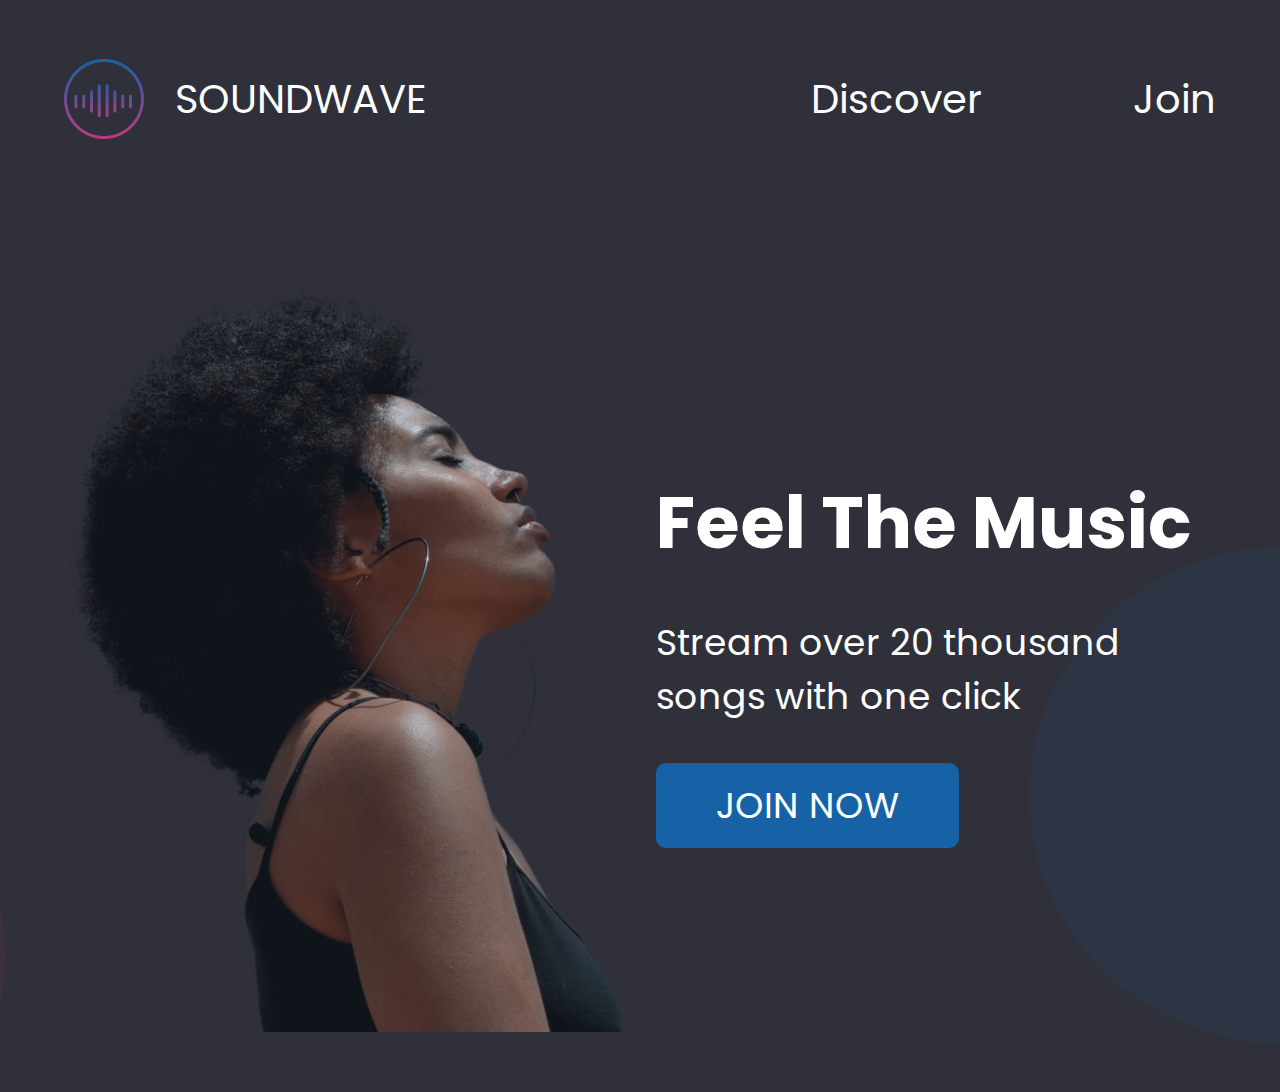
<file: index.html>
<!DOCTYPE html>
<html lang="en">
  <head>
    <meta charset="UTF-8" />
    <meta name="viewport" content="width=device-width, initial-scale=1.0" />
    <link rel="shortcut icon" href="assets/Logo.png" type="image/x-icon">
    <title>SOUNDWAVE</title>
    <link rel="stylesheet" href="index.css" />
    <link
      rel="stylesheet"
      href="https://cdnjs.cloudflare.com/ajax/libs/font-awesome/6.5.2/css/all.min.css"
      integrity="sha512-SnH5WK+bZxgPHs44uWIX+LLJAJ9/2PkPKZ5QiAj6Ta86w+fsb2TkcmfRyVX3pBnMFcV7oQPJkl9QevSCWr3W6A=="
      crossorigin="anonymous"
      referrerpolicy="no-referrer"
    />
  </head>
  <body>
    <div class="bg">
      <header id="sidebar" >
        <ul>
          <li onclick="hideNav()"><i class="fa-solid fa-xmark"></i></li>
          <li><a href="discover.html">Discover</a></li>
          <li><a href="joinform.html">Join</a></li>
        </ul>
      </header>
    <nav>
        <div class="container navbar">
      <a class="logosound" href="/"
        ><img src="assets/Logo.png" alt="logo" /><span>SOUNDWAVE</span></a
      >
      <ul class="navLinks">
        <li><a href="discover.html">Discover</a></li>
        <li><a href="joinform.html">Join</a></li>
      </ul>
      <div  class="menu" onclick="showNav()"><i class="fa-solid fa-bars" ></i></div>
    </div>
    </nav>
    <section>
      <div class="container hero">
      <img src="assets/girl.png" alt="girl">
      <div class="feel_join"><h1>Feel The Music</h1>
      <p>Stream over 20 thousand songs with one click</p>
      <button class="join_now">JOIN NOW</button>
      </div>
      </div>
    </section>
  </div>
  <script src="index.js"></script>
  </body>
</html>
<!-- https://tslam223.github.io/soundwave/ -->
</file>
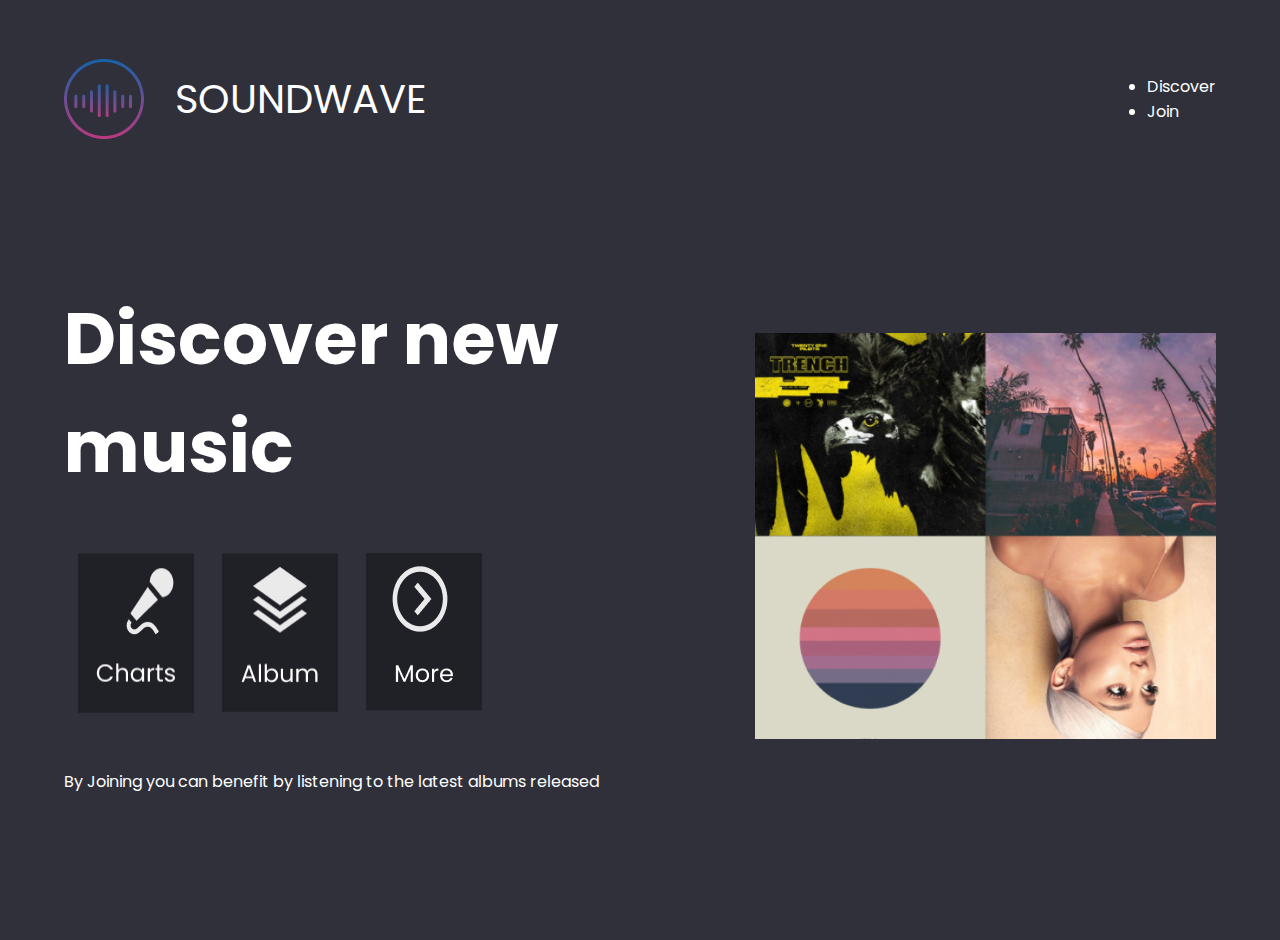
<file: discover.html>
<!DOCTYPE html>
<html lang="en">
<head>
    <meta charset="UTF-8">
    <meta name="viewport" content="width=device-width, initial-scale=1.0">
    <title>SOUNDWAVE</title>
    <link rel="stylesheet" href="index.css">
    <link
      rel="stylesheet"
      href="https://cdnjs.cloudflare.com/ajax/libs/font-awesome/6.5.2/css/all.min.css"
      integrity="sha512-SnH5WK+bZxgPHs44uWIX+LLJAJ9/2PkPKZ5QiAj6Ta86w+fsb2TkcmfRyVX3pBnMFcV7oQPJkl9QevSCWr3W6A=="
      crossorigin="anonymous"
      referrerpolicy="no-referrer"
    />
</head>
<body>
    <div class="bgdiscover">
    <nav>
        <div class="container navbar">
      <a class="logosound" href="/"
        ><img src="assets/Logo.png" alt="logo" /><span>SOUNDWAVE</span></a
      >
      <ul>
        <li><a href="discover.html">Discover</a></li>
        <li><a href="#">Join</a></li>
      </ul>
      <div class="menu"><i class="fa-solid fa-bars"></i></div>
    </div>
    </nav>
    <section>
        <div class="container s_discover">
        <div>
        <h1>Discover new music</h1>
        <div class="image_cam">
            <img src="assets/charts.png" alt="charts">
            <img src="assets/album.png" alt="album">
            <img src="assets/more.png" alt="more">
        </div>
        <p>By Joining you can benefit by listening to the latest albums released</p>
        </div>
        <div>
            <img src="assets/trench.png" alt="trench" width="100%">
        </div>
    </div>
    </section>
</div>
</body>
</html>
</file>
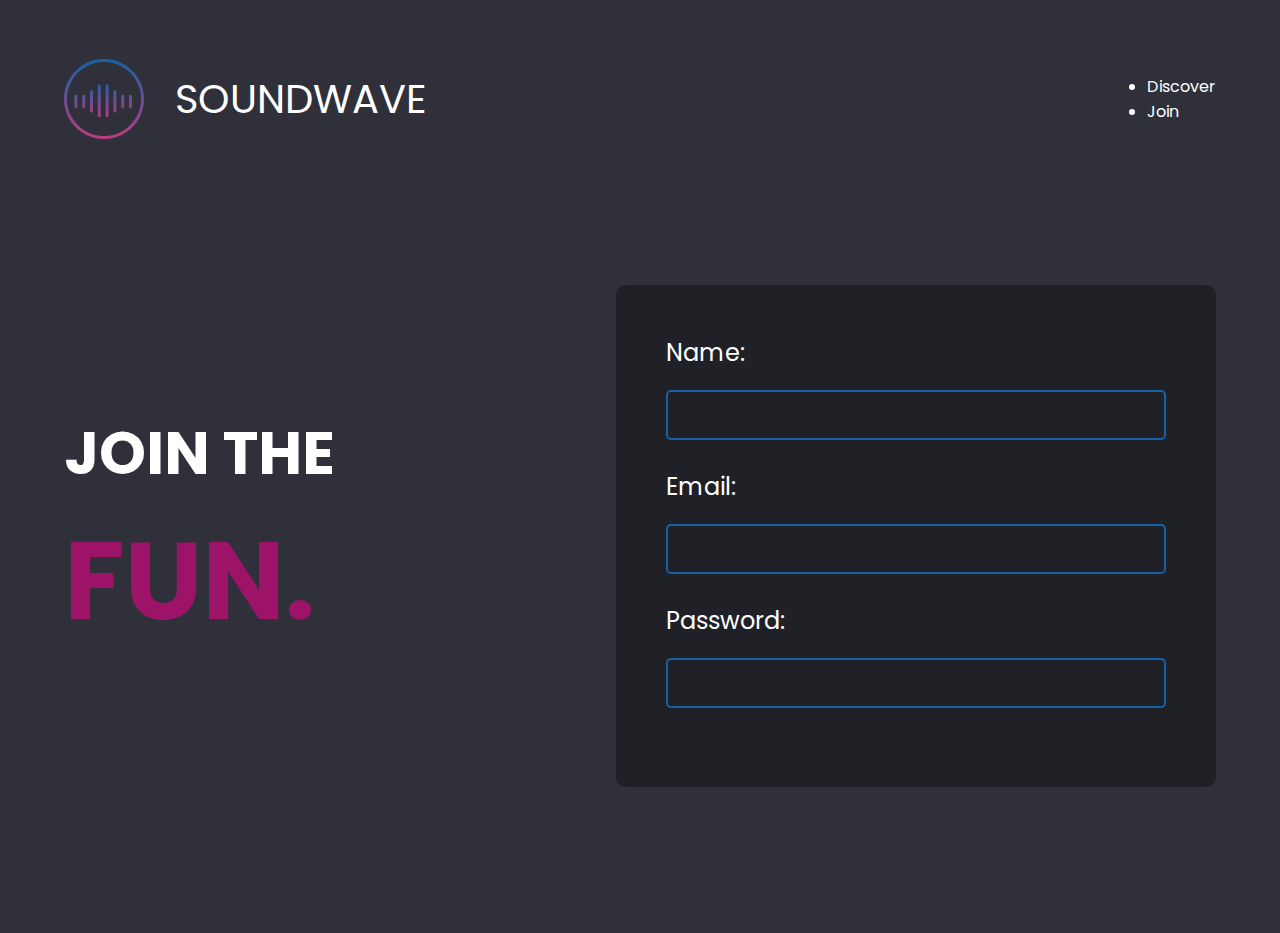
<file: joinform.html>
<!DOCTYPE html>
<html lang="en">
<head>
    <meta charset="UTF-8">
    <meta name="viewport" content="width=device-width, initial-scale=1.0">
    <title>SOUNDWAVE</title>
    <link rel="shortcut icon" href="assets/Logo.png" type="image/x-icon">
    <link rel="stylesheet" href="index.css">
    <link
      rel="stylesheet"
      href="https://cdnjs.cloudflare.com/ajax/libs/font-awesome/6.5.2/css/all.min.css"
      integrity="sha512-SnH5WK+bZxgPHs44uWIX+LLJAJ9/2PkPKZ5QiAj6Ta86w+fsb2TkcmfRyVX3pBnMFcV7oQPJkl9QevSCWr3W6A=="
      crossorigin="anonymous"
      referrerpolicy="no-referrer"
    />
</head>
<body>
    <div class="joinForm">
    <nav>
        <div class="container navbar">
      <a class="logosound" href="/"
        ><img src="assets/Logo.png" alt="logo" /><span>SOUNDWAVE</span></a
      >
      <ul>
        <li><a href="discover.html">Discover</a></li>
        <li><a href="joinform.html">Join</a></li>
      </ul>
      <div class="menu"><i class="fa-solid fa-bars"></i></div>
    </div>
    </nav>
    <section>
        <div class="container joinInput"> 
            <h1 class="joinThe">JOIN THE <span>FUN.</span></h1>
            <form action="" class="form">
                <label for="name">Name:</label><br>
                    <input type="text" id="name" name="name"><br>
                <label for="email">Email:</label><br>
                    <input type="email" id="email" name="email"><br>
                <label for="password">Password:</label><br>
                    <input type="password" id="password" name="password">
            </form>
        </div>
    </section>
</div>
</body>
</html>
</file>
<file: index.css>
@import url('https://fonts.googleapis.com/css2?family=Poppins:ital,wght@0,100;0,200;0,300;0,400;0,500;0,600;0,700;0,800;0,900;1,100;1,200;1,300;1,400;1,500;1,600;1,700;1,800;1,900&display=swap');

*{
    margin: 0;
    padding: 0;
    box-sizing: border-box;
    text-decoration: none;
    font-family: "Poppins", sans-serif;
    color: #fff;
}
.container {
    width: 90%;
    margin: auto;
  }
  @media (min-width: 640px) {
    .container {
      max-width: 640px;
    }
  }
  @media (min-width: 768px) {
    .container {
      max-width: 768px;
    }
  }
  @media (min-width: 1024px) {
    .container {
      max-width: 1024px;
    }
  }
  @media (min-width: 1280px) {
    .container {
      max-width: 1280px;
    }
  }
  @media (min-width: 1536px) {
    .container {
      max-width: 1536px;
    }
  }
  /* .bg{
    background: url('assets/bgsoundwave.png') center / cover no-repeat ;
  } */
  .bg{
    background-image: url(assets/bgsoundwave.png);
    background-size: cover;
    background-position: center;
  }
.navbar{
    display: flex;
    justify-content: space-between;
    align-items: center;
    padding-top: 59px;
}
.logosound{
  display: flex;
  align-items: center;
  gap: 31px;
}
.logosound span{
    color: white;
    font-size: 40px;
    font-weight: 400;
    display: none;
}
.navLinks{
    display: none;
}
/* this is for menu bar on mobile */
.menu i{
    font-size: 25px;
}
.hero{
  display: grid;
  color: white;
  gap: 2rem;
  padding-top: 60px;
  padding-bottom: 60px;
}
.feel_join p{
  font-size: 20px;
}
.feel_join h1{
  font-size: 40px;
}
.feel_join p{
  font-size: 20px;
  margin-top: 20px;
  margin-bottom: 29px;
}
.feel_join button{
  padding: 15px 60px;
  border-radius: 10px;
  border:none;
  background:#1762A7;
  font-size: 20px;
}
.hero img{
  width: 100%;
}
/* discover page */
.bgdiscover{
  background: #2F303A;
}
.image_cam{
  display:grid;
  grid-template-columns: repeat(3,1fr);
  padding-top: 40px;
  padding-bottom: 40px;
}
.image_cam img{
  width: 100%;
}
.s_discover{
  padding-top: 60px;
  display: grid;
  gap: 2rem;
  padding-bottom: 60px;
}
.s_discover h1{
  font-size: 40px;
  font-weight: 400px;
}
/* join form page*/
.joinForm{
  background: #2F303A;
}
.joinThe{
  font-size: 30px;
  font-weight: 600px;
}
.joinThe span{
  font-size: 45px;
  color: #9c1368;
}
/* input section */
.form{
  background-color: #202027;
  padding: 40px 20px;
  border-radius: 10px;
}
label{
  font-size: 24px;
  margin-top: 29px;
  margin-bottom: 29px;
}
input{
  border:2px solid #1762A7;
  border-radius: 10px;
  width: 100%;
  background: transparent;
  padding: 10px 20px;
  font-size: 17px;
  outline: none;
  margin-top: 20px;
  margin-bottom: 29px;
}
.joinInput{
  padding-top: 60px;
  padding-bottom: 60px;
  gap: 2rem;
  display: flex;
  flex-direction: column;
}
#sidebar{
  position: fixed;
  top: 0;
  right: 0;
  height: 100vh;
  padding: 30px;
  width: 250px;
  z-index: 100;
  background-color: red;
  display: none;
}
#sidebar ul{
  list-style: none;
  display: flex;
  flex-direction: column;
  gap: 2rem;
  font-size: 1.5rem;
}
/* code for responsiveness */
@media screen and (min-width:1024px) {
    .logosound span{
        display: block;
    } 
    .navLinks{
        display: flex;
        gap: 151px;
        font-size: 40px;
        list-style: none;
    } 
    .navLinks a{
        color: #fff;
    }
    /* this is for menu bar on desktop */
    .menu{
        display: none;
    }
    .hero{
      grid-template-columns: repeat(2,1fr);
      align-items: center;
      padding-top: 146px;
    }
    .feel_join h1{
      font-size: 72px;
      color:white;
    }
    .feel_join p{
      line-height:  54px;
      font-size: 36px;
      margin-top: 39px;
      margin-bottom: 39px;
    }
    .feel_join button{
      font-size: 36px;
    }
    /* discover-responsive */
    .s_discover{
      padding-top: 146px;
      grid-template-columns: 60% 40%;
      gap: 0;
      align-items: center;
      padding-bottom: 146px;
    }
    .s_discover h1{
      font-size: 72px;
    }
    .image_cam img{
      width: 144px;
    }
    .image_cam{
      display: flex;
      padding-top: 52px;
      padding-bottom: 52px;
    }
    /* join form */
    .form{
      padding: 50px;
    }
    .joinThe{
      font-size: 60px;
      font-weight: 700px;
    }
    .joinThe span{
      font-size: 110px;
      color: #9c1368;
    }
    input{
      border-color:#1762A7;
      border-radius: 5px;
      width: 500px;
      height: 50px;
    }
    .joinInput{
      align-items: center;
      padding-top: 146px;
      padding-bottom: 146px;
      justify-content: space-between;
      flex-direction: row;
    }
}
</file>
